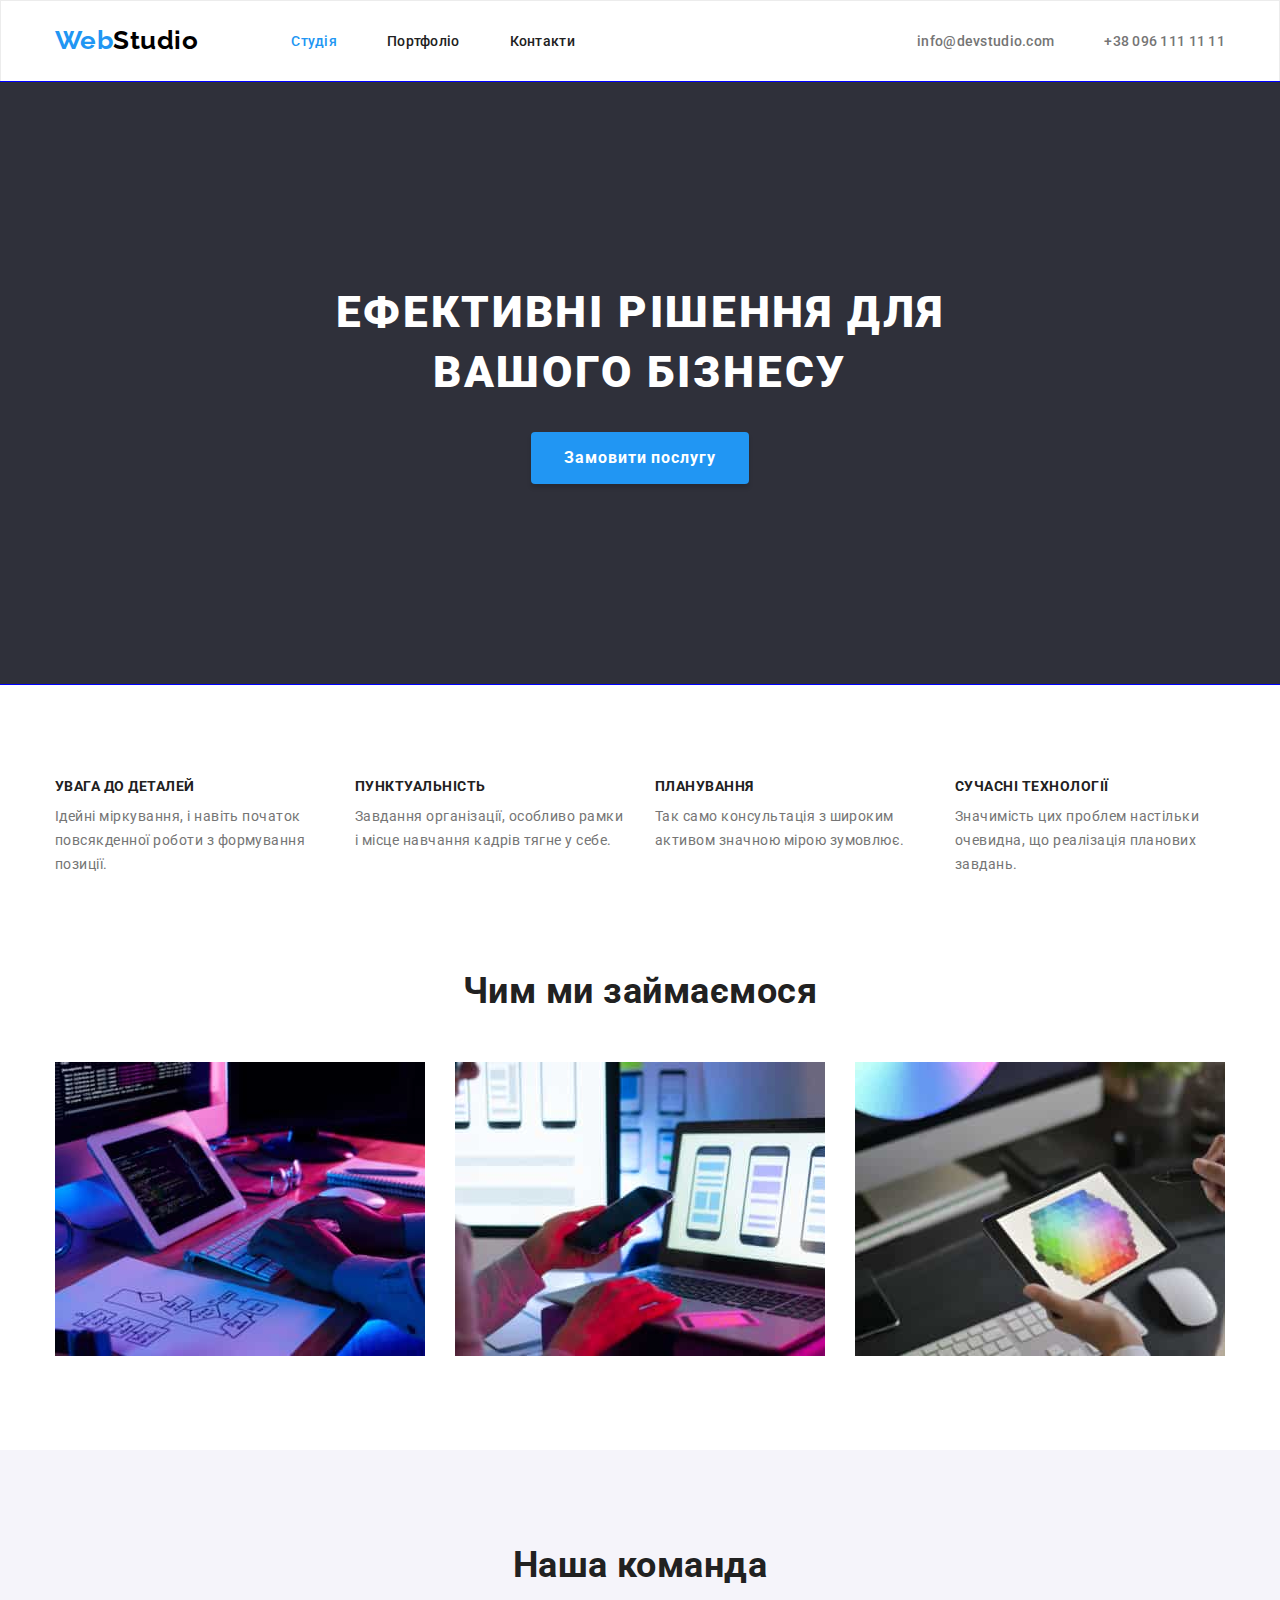
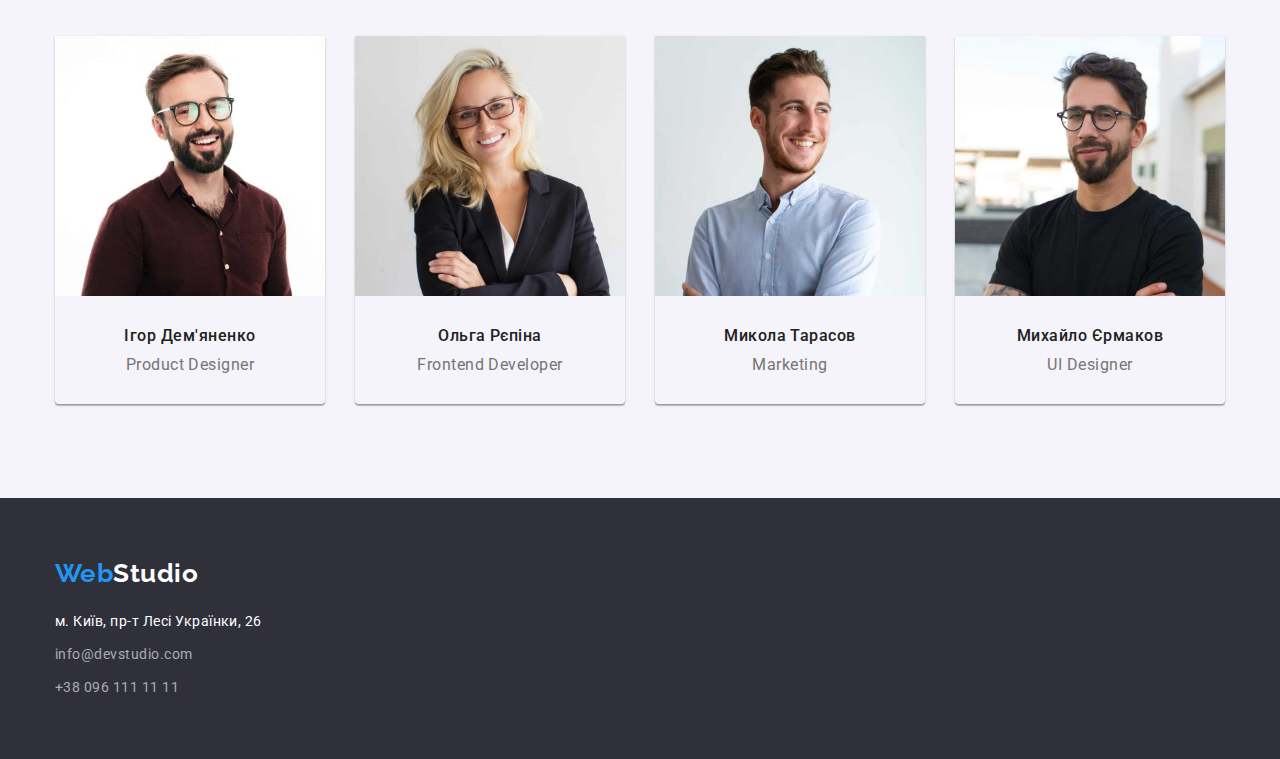
<file: index.html>
<!DOCTYPE html>
<html lang="uk">
  <head>
    <meta charset="UTF-8" />
    <meta http-equiv="X-UA-Compatible" content="IE=edge" />
    <meta name="viewport" content="width=device-width, initial-scale=1.0" />
    <title>Document</title>
    <link
      href="https://fonts.googleapis.com/css2?family=Raleway:ital,wght@0,700;1,700&family=Roboto:ital,wght@0,400;0,500;0,700;0,900;1,400;1,500;1,700;1,900&display=swap"
      rel="stylesheet"
    />
    <link
      rel="stylesheet"
      href="https://cdnjs.cloudflare.com/ajax/libs/modern-normalize/1.1.0/modern-normalize.min.css"
    />
    <link rel="stylesheet" href="./css/styles.css" />
  </head>
  <body class="page">
    <!--Шапка-->
    <header class="header"
      ><div class="container main-head">
        <nav class="nav main-head">
          <a class="logo link" href="./index.html">Web<span class="logo-color">Studio</span></a>
          <ul class="nav-list list">
            <li class="nav-item"
              ><a class="nav-link current link" href="./index.html">Студія</a></li
            >
            <li class="nav-item"><a class="nav-link link" href="./portfolio.html">Портфоліо</a></li>
            <li class="nav-item"><a class="nav-link link" href="#contacts">Контакти</a></li>
          </ul>
        </nav>
        <ul class="contact-list list">
          <li class="contact-list-item"
            ><a class="contact-link link" href="mailto:info@devstudio.com"
              >info@devstudio.com</a
            ></li
          >
          <li class="contact-list-item"
            ><a class="contact-link link" href="tel:+380961111111">+38 096 111 11 11</a></li
          >
        </ul></div
      >
    </header>
    <!--Основна інформація-->
    <main>
      <!--Hero section-->
      <section class="hero-section"
        ><div class="container">
          <h1 class="hero-title">Ефективні рішення для вашого бізнесу</h1>
          <button class="button primary" type="button">Замовити послугу</button></div
        >
      </section>
      <section class="benefits section"
        ><div class="container">
          <!--Our benefits-->
          <h2 class="section-title visually-hidden">Наші особливості</h2>
          <ul class="benefits-list list">
            <li class="benefits-list-item">
              <h3 class="benefits-title">УВАГА ДО ДЕТАЛЕЙ</h3>
              <p class="benefits-desc"
                >Ідейні міркування, і навіть початок повсякденної роботи з формування позиції.</p
              >
            </li>
            <li class="benefits-list-item"
              ><h3 class="benefits-title">ПУНКТУАЛЬНІСТЬ</h3>
              <p class="benefits-desc"
                >Завдання організації, особливо рамки і місце навчання кадрів тягне у себе.</p
              >
            </li>
            <li class="benefits-list-item">
              <h3 class="benefits-title">ПЛАНУВАННЯ</h3>
              <p class="benefits-desc"
                >Так само консультація з широким активом значною мірою зумовлює.</p
              >
            </li>
            <li class="benefits-list-item"
              ><h3 class="benefits-title">СУЧАСНІ ТЕХНОЛОГІЇ</h3>
              <p class="benefits-desc"
                >Значимість цих проблем настільки очевидна, що реалізація планових завдань.</p
              >
            </li>
          </ul></div
        >
      </section>
      <!-- Чим ми займаємося -->
      <section class="work-section section"
        ><div class="container">
          <h2 class="work-title">Чим ми займаємося</h2>
          <ul class="work-list list">
            <li class="list-item"
              ><img
                class="work-img"
                src="./images/img1.jpg"
                alt="Программують за допомогю планшета та компьютера"
                width="370"
                height="294"
            /></li>
            <li class="list-item"
              ><img
                class="work-img"
                src="./images/img2.jpg"
                alt="Ноутбук з мобильною версією сайту, у руках телефон"
                width="370"
                height="294"
            /></li>
            <li class="list-item"
              ><img
                class="work-img"
                src="./images/img3.jpg"
                alt="Планшет у руках, на якому кольорова палітра"
                width="370"
                height="294"
            /></li> </ul
        ></div>
      </section>
      <!-- Наша комманда -->
      <section class="team-section section"
        ><div class="container">
          <h2 class="team-title">Наша команда</h2>
          <ul class="team-list list">
            <li class="list-item team-item"
              ><img
                class="team-img"
                src="./images/images-kommanda/img1.jpg"
                alt="Ігор Дем'яненко"
                width="270"
                height="260"
              /><div class="team-box"
                ><h3 class="team-name">Ігор Дем'яненко</h3
                ><p class="team-desc" lang="en">Product Designer</p></div
              ></li
            >
            <li class="list-item team-item"
              ><img
                class="team-img"
                src="./images/images-kommanda/img2.jpg"
                alt="Ольга Рєпіна"
                width="270"
                height="260"
              /><div class="team-box"
                ><h3 class="team-name">Ольга Рєпіна</h3
                ><p class="team-desc" lang="en">Frontend Developer</p></div
              ></li
            >
            <li class="list-item team-item"
              ><img
                class="team-img"
                src="./images/images-kommanda/img3.jpg"
                alt="Микола Тарасов"
                width="270"
                height="260"
              /><div class="team-box"
                ><h3 class="team-name">Микола Тарасов</h3
                ><p class="team-desc" lang="en">Marketing</p></div
              ></li
            >
            <li class="list-item team-item"
              ><img
                class="team-img"
                src="./images/images-kommanda/img4.jpg"
                alt="Михайло Єрмаков"
                width="270"
                height="260"
              /><div class="team-box"
                ><h3 class="team-name">Михайло Єрмаков</h3
                ><p class="team-desc" lang="en">UI Designer</p></div
              ></li
            >
          </ul></div
        >
      </section>
    </main>
    <!--Підвал-->
    <footer
      ><div class="container">
        <a class="logo-bottom link" href="./index.html"
          >Web<span class="footer-logo-color">Studio</span></a
        >
        <address class="contact-adress" id="contacts">
          <ul class="contact-adress-list list"
            ><li class="adress-item">
              <a
                class="adress-link link"
                href="https://goo.gl/maps/P9MRE7Qx5uQHdHFFA"
                target="_blank"
                rel="noopener noreferrer"
                >м. Київ, пр-т Лесі Українки, 26</a
              ></li
            >
            <li class="contact-adress-item"
              ><a class="contact-adress-link link" href="mailto:info@devstudio.com"
                >info@devstudio.com</a
              ></li
            >
            <li class="contact-adress-item"
              ><a class="contact-adress-link link" href="tel:+380961111111"
                >+38 096 111 11 11</a
              ></li
            >
          </ul>
        </address></div
      >
    </footer>
  </body>
</html>
</file>
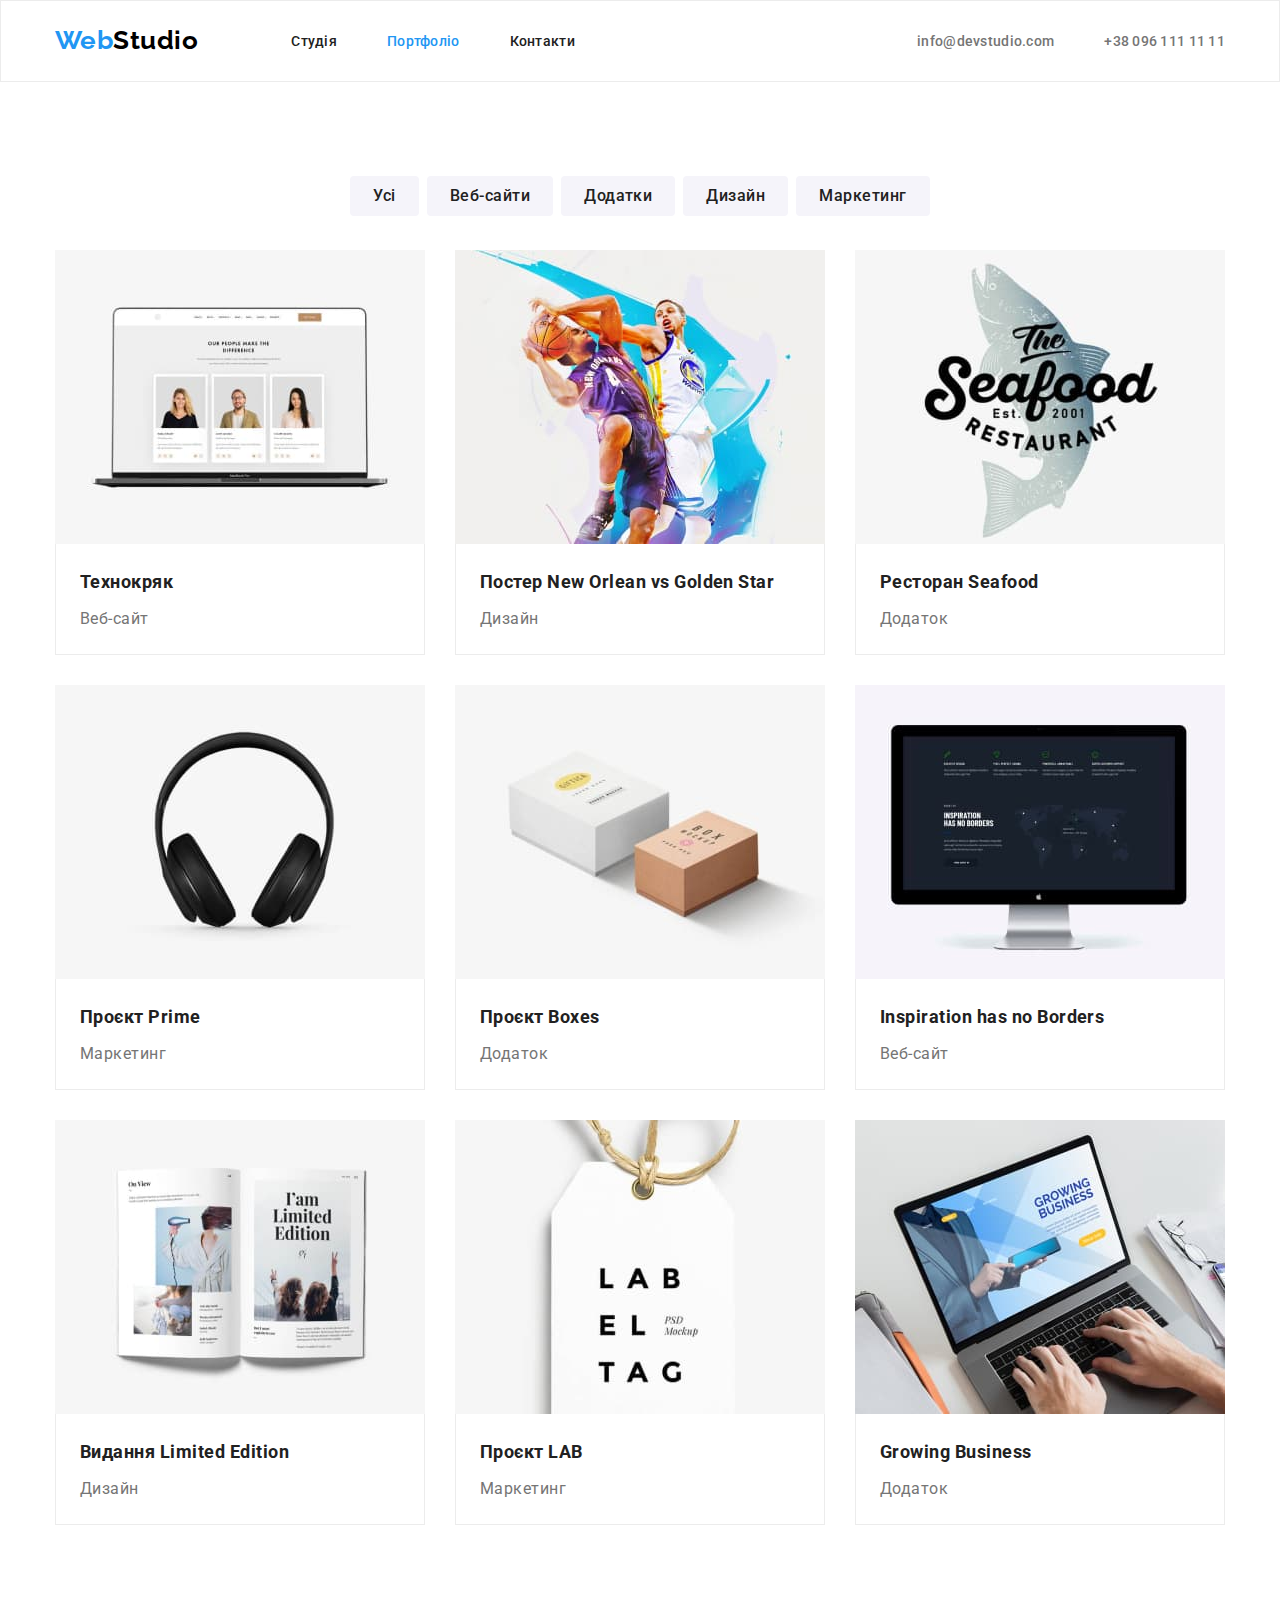
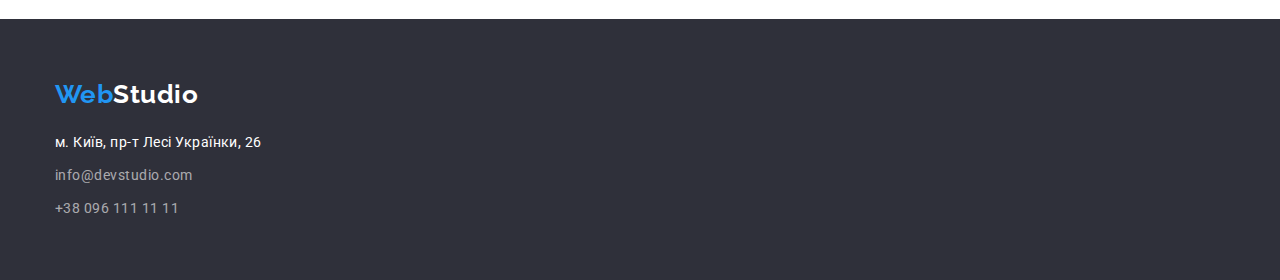
<file: portfolio.html>
<!DOCTYPE html>
<html lang="uk">
  <head>
    <meta charset="UTF-8" />
    <meta http-equiv="X-UA-Compatible" content="IE=edge" />
    <meta name="viewport" content="width=device-width, initial-scale=1.0" />
    <title>Document</title>
    <link
      href="https://fonts.googleapis.com/css2?family=Raleway:ital,wght@0,700;1,700&family=Roboto:ital,wght@0,400;0,500;0,700;0,900;1,400;1,500;1,700;1,900&display=swap"
      rel="stylesheet"
    />
    <link
      rel="stylesheet"
      href="https://cdnjs.cloudflare.com/ajax/libs/modern-normalize/1.1.0/modern-normalize.min.css"
    />
    <link rel="stylesheet" href="./css/styles.css" />
  </head>
  <body>
    <!--Шапка-->
    <header class="header"
      ><div class="container main-head">
        <nav class="nav main-head">
          <a class="logo link" href="./index.html">Web<span class="logo-color">Studio</span></a>
          <ul class="nav-list list">
            <li class="nav-item"><a class="nav-link link" href="./index.html">Студія</a></li>
            <li class="nav-item"
              ><a class="nav-link current link" href="./portfolio.html">Портфоліо</a></li
            >
            <li class="nav-item"><a class="nav-link link" href="#contacts">Контакти</a></li>
          </ul>
        </nav>
        <ul class="contact-list list">
          <li class="contact-list-item"
            ><a class="contact-link link" href="mailto:info@devstudio.com"
              >info@devstudio.com</a
            ></li
          >
          <li class="contact-list-item"
            ><a class="contact-link link" href="tel:+380961111111">+38 096 111 11 11</a></li
          >
        </ul></div
      >
    </header>
    <main>
      <section class="section">
        <!--Filter list-->
        <div class="container">
          <h2 class="visually-hidden">Список фильтрів</h2>
          <ul class="filter-list list">
            <li class="filter-list-item"
              ><button class="button secondary first-btn" type="button">Усі</button></li
            >
            <li class="filter-list-item"
              ><button class="button secondary" type="button">Веб-сайти</button></li
            >
            <li class="filter-list-item"
              ><button class="button secondary" type="button">Додатки</button></li
            >
            <li class="filter-list-item"
              ><button class="button secondary" type="button">Дизайн</button></li
            >
            <li class="filter-list-item"
              ><button class="button secondary" type="button">Маркетинг</button></li
            >
          </ul>
          <!-- Portfolio -->
          <ul class="potfolio-list list">
            <li class="potfolio-list-item">
              <a class="portfolio-link link" href=""
                ><img
                  class="portfolio-img"
                  src="./images/images-portfolio/img2.1.jpg"
                  alt="Сторінка сайту на ноутбуці"
                  width="370"
                  height="294"
                />
                <div class="underimg">
                  <h3 class="potfolio-title">Технокряк</h3>
                  <p class="potfolio-desc">Веб-сайт</p></div
                >
              </a></li
            ><li class="potfolio-list-item">
              <a class="portfolio-link link" href=""
                ><img
                  class="portfolio-img"
                  src="./images/images-portfolio/imgimg2.2.jpg"
                  alt="Два гравця тягнуться до м'яча"
                  width="370"
                  height="294"
                />
                <div class="underimg">
                  <h3 class="potfolio-title">Постер New Orlean vs Golden Star</h3>
                  <p class="potfolio-desc">Дизайн</p></div
                >
              </a></li
            ><li class="potfolio-list-item"
              ><a class="portfolio-link link" href=""
                ><img
                  class="portfolio-img"
                  src="./images/images-portfolio/imgimg2.3.jpg"
                  alt="Логотип ресторану"
                  width="370"
                  height="294"
                />
                <div class="underimg">
                  <h3 class="potfolio-title">Ресторан Seafood</h3>
                  <p class="potfolio-desc">Додаток</p></div
                >
              </a></li
            ><li class="potfolio-list-item">
              <a class="portfolio-link link" href=""
                ><img
                  class="portfolio-img"
                  src="./images/images-portfolio/imgimg2.4.jpg"
                  alt="Навушники"
                  width="370"
                  height="294"
                />
                <div class="underimg">
                  <h3 class="potfolio-title">Проєкт Prime</h3>
                  <p class="potfolio-desc">Маркетинг</p></div
                >
              </a></li
            ><li class="potfolio-list-item"
              ><a class="portfolio-link link" href=""
                ><img
                  class="portfolio-img"
                  src="./images/images-portfolio/imgimg2.5.jpg"
                  alt="Дві коробки"
                  width="370"
                  height="294"
                />
                <div class="underimg">
                  <h3 class="potfolio-title">Проєкт Boxes</h3>
                  <p class="potfolio-desc">Додаток</p></div
                >
              </a></li
            ><li class="potfolio-list-item"
              ><a class="portfolio-link link" href=""
                ><img
                  class="portfolio-img"
                  src="./images/images-portfolio/imgimg2.6.jpg"
                  alt="Монітор компьютера"
                  width="370"
                  height="294"
                />
                <div class="underimg">
                  <h3 class="potfolio-title">Inspiration has no Borders</h3>
                  <p class="potfolio-desc">Веб-сайт</p></div
                >
              </a></li
            ><li class="potfolio-list-item"
              ><a class="portfolio-link link" href=""
                ><img
                  class="portfolio-img"
                  src="./images/images-portfolio/imgimg2.7.jpg"
                  alt="Відкрита книга"
                  width="370"
                  height="294"
                />
                <div class="underimg">
                  <h3 class="potfolio-title">Видання Limited Edition</h3>
                  <p class="potfolio-desc">Дизайн</p></div
                >
              </a></li
            ><li class="potfolio-list-item"
              ><a class="portfolio-link link" href=""
                ><img
                  class="portfolio-img"
                  src="./images/images-portfolio/imgimg2.8.jpg"
                  alt="Ярлик на мотузці з логотипом"
                  width="370"
                  height="294"
                />
                <div class="underimg">
                  <h3 class="potfolio-title">Проєкт LAB</h3>
                  <p class="potfolio-desc">Маркетинг</p></div
                >
              </a></li
            ><li class="potfolio-list-item"
              ><a class="portfolio-link link" href=""
                ><img
                  class="portfolio-img"
                  src="./images/images-portfolio/imgimg2.9.jpg"
                  alt="Ноутбук на робочому столі"
                  width="370"
                  height="294"
                />
                <div class="underimg">
                  <h3 class="potfolio-title">Growing Business</h3>
                  <p class="potfolio-desc">Додаток</p></div
                >
              </a></li
            ></ul
          >
        </div></section
      >
    </main>
    <!--Підвал-->
    <footer
      ><div class="container">
        <a class="logo-bottom link" href="./index.html"
          >Web<span class="footer-logo-color">Studio</span></a
        >
        <address class="contact-adress" id="contacts">
          <ul class="contact-adress-list list"
            ><li class="adress-item">
              <a
                class="adress-link link"
                href="https://goo.gl/maps/P9MRE7Qx5uQHdHFFA"
                target="_blank"
                rel="noopener noreferrer"
                >м. Київ, пр-т Лесі Українки, 26</a
              ></li
            >
            <li class="contact-adress-item"
              ><a class="contact-adress-link link" href="mailto:info@devstudio.com"
                >info@devstudio.com</a
              ></li
            >
            <li class="contact-adress-item"
              ><a class="contact-adress-link link" href="tel:+380961111111"
                >+38 096 111 11 11</a
              ></li
            >
          </ul>
        </address></div
      >
    </footer>
  </body>
</html>
</file>
<file: css/styles.css>
body {
  background-color: #ffffff;
  color: #757575;
  font-style: normal;
  font-family: Roboto, sans-serif;
  letter-spacing: 0.03em;
}
:root {
  --primery-text-color: #757575;
  --primery-accent-color: #2196f3;
  --primery-title-color: #212121;
  --primery-white-color: #ffffff;
}
/* reset */
h1,
h2,
h3,
h4,
h5,
h6,
p {
  margin: 0;
}
img {
  display: block;
  max-width: 100%;
  height: auto;
}
.list {
  list-style: none;
  margin: 0;
  padding: 0;
}
.link {
  text-decoration: none;
  color: currentColor;
}
.visually-hidden {
  position: absolute;
  width: 1px;
  height: 1px;
  margin: -1px;
  border: 0;
  padding: 0;
  white-space: nowrap;
  clip-path: inset(100%);
  clip: rect(0 0 0 0);
  overflow: hidden;
}
.section {
  padding-top: 94px;
  padding-bottom: 94px;
}
.container {
  width: 1200px;
  padding-left: 15px;
  padding-right: 15px;
  margin-left: auto;
  margin-right: auto;
}
/* LOGO */
.logo {
  color: var(--primery-accent-color);
  font-family: 'Raleway';
  font-weight: 700;
  font-size: 26px;
  line-height: calc(31 / 26);
}
.logo-color {
  color: #000000;
}
/* NAVIGATION */
.header {
  border: 1px solid #ececec;
}
.nav-list {
  display: flex;
  margin-left: 93px;
}
/* .nav-list .nav-item + .nav-item {
  margin-left: 50px;
} */
.nav-list .nav-item:not(:last-child) {
  margin-right: 50px;
}
.nav-link {
  display: block;
  padding-top: 32px;
  padding-bottom: 32px;

  color: var(--primery-title-color);
  font-weight: 500;
  font-size: 14px;
  line-height: calc(16 / 14);
  letter-spacing: 0.02em;
}
.nav-link:hover,
.nav-link:focus {
  color: var(--primery-accent-color);
}
.nav-link.current {
  color: var(--primery-accent-color);
}
/* Contacts */
.logo {
  display: block;
  padding-top: 24px;
  padding-bottom: 25px;
}
.contact-link {
  display: block;
  padding-top: 32px;
  padding-bottom: 32px;

  color: var(--primery-text-color);
  font-weight: 500;
  font-size: 14px;
  line-height: calc(16 / 14);
  letter-spacing: 0.02em;
}
.contact-link:hover,
.contact-link:focus {
  color: var(--primery-accent-color);
}
.contact-list {
  display: flex;
  margin-left: auto;
}
.contact-list .contact-list-item + .contact-list-item {
  margin-left: 50px;
}
.main-head {
  display: flex;
  align-items: center;
}
/* Hero section */
.hero-section {
  padding-bottom: 200px;
  padding-top: 200px;

  background: #2f303a;
  margin-top: 0;
  margin-bottom: 0;
  outline: 1px solid blue;
}
.hero-title {
  margin-top: 0;
  margin-left: auto;
  margin-right: auto;
  margin-bottom: 30px;

  color: #ffffff;
  font-weight: 900;
  font-size: 44px;
  line-height: calc(60 / 44);
  letter-spacing: 0.06em;
  text-transform: uppercase;
  text-align: center;
  width: 696px;
}
/* Кнопки */
.button {
  border-radius: 4px;
  border: 1px solid transparent;
  text-align: center;
  cursor: pointer;
  font-family: inherit;
  font-size: 16px;
}
.button.primary {
  display: block;
  margin-left: auto;
  margin-right: auto;
  color: var(--primery-white-color);
  background-color: var(--primery-accent-color);
  box-shadow: 0px 4px 4px rgba(0, 0, 0, 0.15);
  font-weight: 700;
  line-height: calc(30 / 16);
  letter-spacing: 0.06em;
  padding: 10px 32px;
  min-width: 216px;
}
.button.primary:hover,
.button.primary:focus,
.button.primary:active {
  color: var(--primery-title-color);
  background: #f5f4fa;
}
.button.secondary {
  padding: 6px 22px;
  color: var(--primery-title-color);
  background: #f5f4fa;
  font-weight: 500;
  line-height: calc(26 / 16);
  letter-spacing: 0.03em;
}

.filter-list-item.first-btn {
  padding: 6px 30px;
}

.button.secondary:hover,
.button.secondary:focus,
.button.secondary:active {
  color: var(--primery-white-color);
  background-color: var(--primery-accent-color);
  box-shadow: 0px 3px 1px rgba(0, 0, 0, 0.1), 0px 1px 2px rgba(0, 0, 0, 0.08),
    0px 2px 2px rgba(0, 0, 0, 0.12);
}

/* Our benefits */
.benefits-list {
  display: flex;
  align-items: center;
  align-items: flex-start;
}
.benefits-title {
  margin-bottom: 10px;
  color: var(--primery-title-color);
  font-size: 14px;
  line-height: calc(16 / 14);
  text-transform: uppercase;
}
.benefits-desc {
  font-size: 14px;
  line-height: calc(24 / 14);
}
.benefits-list-item {
  width: 270px;
}
.benefits-list .benefits-list-item:not(:last-child) {
  margin-right: 30px;
}
/* Work section */
.work-section {
  padding-top: 0;
}
.work-title {
  margin-bottom: 50px;

  color: var(--primery-title-color);
  font-size: 36px;
  line-height: calc(42 / 36);
  text-align: center;
}
.work-list {
  display: flex;
}
.work-list .list-item + .list-item {
  margin-left: 30px;
  align-items: center;
}
/* Наша команда */
.team-title {
  margin-bottom: 50px;

  color: var(--primery-title-color);
  font-size: 36px;
  line-height: calc(42 / 36);
  text-align: center;
}
.team-box {
  padding-top: 30px;
  padding-bottom: 30px;
}
.team-item {
  box-shadow: 0px 1px 3px rgba(0, 0, 0, 0.12), 0px 1px 1px rgba(0, 0, 0, 0.14),
    0px 2px 1px rgba(0, 0, 0, 0.2);
  border-radius: 0px 0px 4px 4px;
}
.team-name {
  margin-bottom: 10px;

  color: var(--primery-title-color);
  font-weight: 500;
  font-size: 16px;
  line-height: calc(19 / 16);
  text-align: center;
}
.team-desc {
  line-height: calc(19 / 16);
  text-align: center;
}
.team-section {
  background: #f5f4fa;
}
.team-list {
  display: flex;
}
.team-list .list-item + .list-item {
  margin-left: 30px;
  align-items: center;
}
/* Portfolio */

.filter-list {
  margin-bottom: 34px;
}
.filter-list {
  display: flex;
  justify-content: center;
}
.filter-list .filter-list-item + .filter-list-item {
  margin-left: 8px;
}
.potfolio-title {
  margin-bottom: 4px;

  color: var(--primery-title-color);
  font-size: 18px;
  line-height: calc(36 / 18);
}
.potfolio-desc {
  line-height: calc(30 / 16);
}
.potfolio-list {
  display: flex;
  flex-wrap: wrap;
  gap: 30px;
}
.potfolio-list-item {
  flex-basis: calc((100% - 60px) / 3);
}
.underimg {
  padding: 20px 24px;
  border-left: 1px solid #ececec;
  border-right: 1px solid #ececec;
  border-bottom: 1px solid #ececec;
}
/* Footer */
footer {
  padding-top: 60px;
  padding-bottom: 60px;
  background-color: #2f303a;
}
.footer-logo-color {
  color: var(--primery-white-color);
}
.logo-bottom {
  display: block;
  margin-bottom: 20px;

  color: var(--primery-accent-color);
  font-family: 'Raleway';
  font-weight: 700;
  font-size: 26px;
  line-height: calc(31 / 26);
}
.adress-link {
  color: var(--primery-white-color);
  font-style: normal;
  font-weight: 400;
  font-size: 14px;
  line-height: calc(24 / 14);
  text-decoration: none;
}
.adress-link:hover,
.adress-link:focus {
  color: var(--primery-accent-color);
}
.contact-adress-link {
  font-style: normal;
  font-weight: 400;
  font-size: 14px;
  line-height: calc(24 / 14);
  color: rgba(255, 255, 255, 0.6);
}
.contact-adress-link:hover,
.contact-adress-link:focus {
  color: var(--primery-accent-color);
}
.contact-adress-list > li {
  margin-bottom: 9px;
}
.contact-adress-list > li:last-child {
  margin-bottom: 0px;
}
</file>
